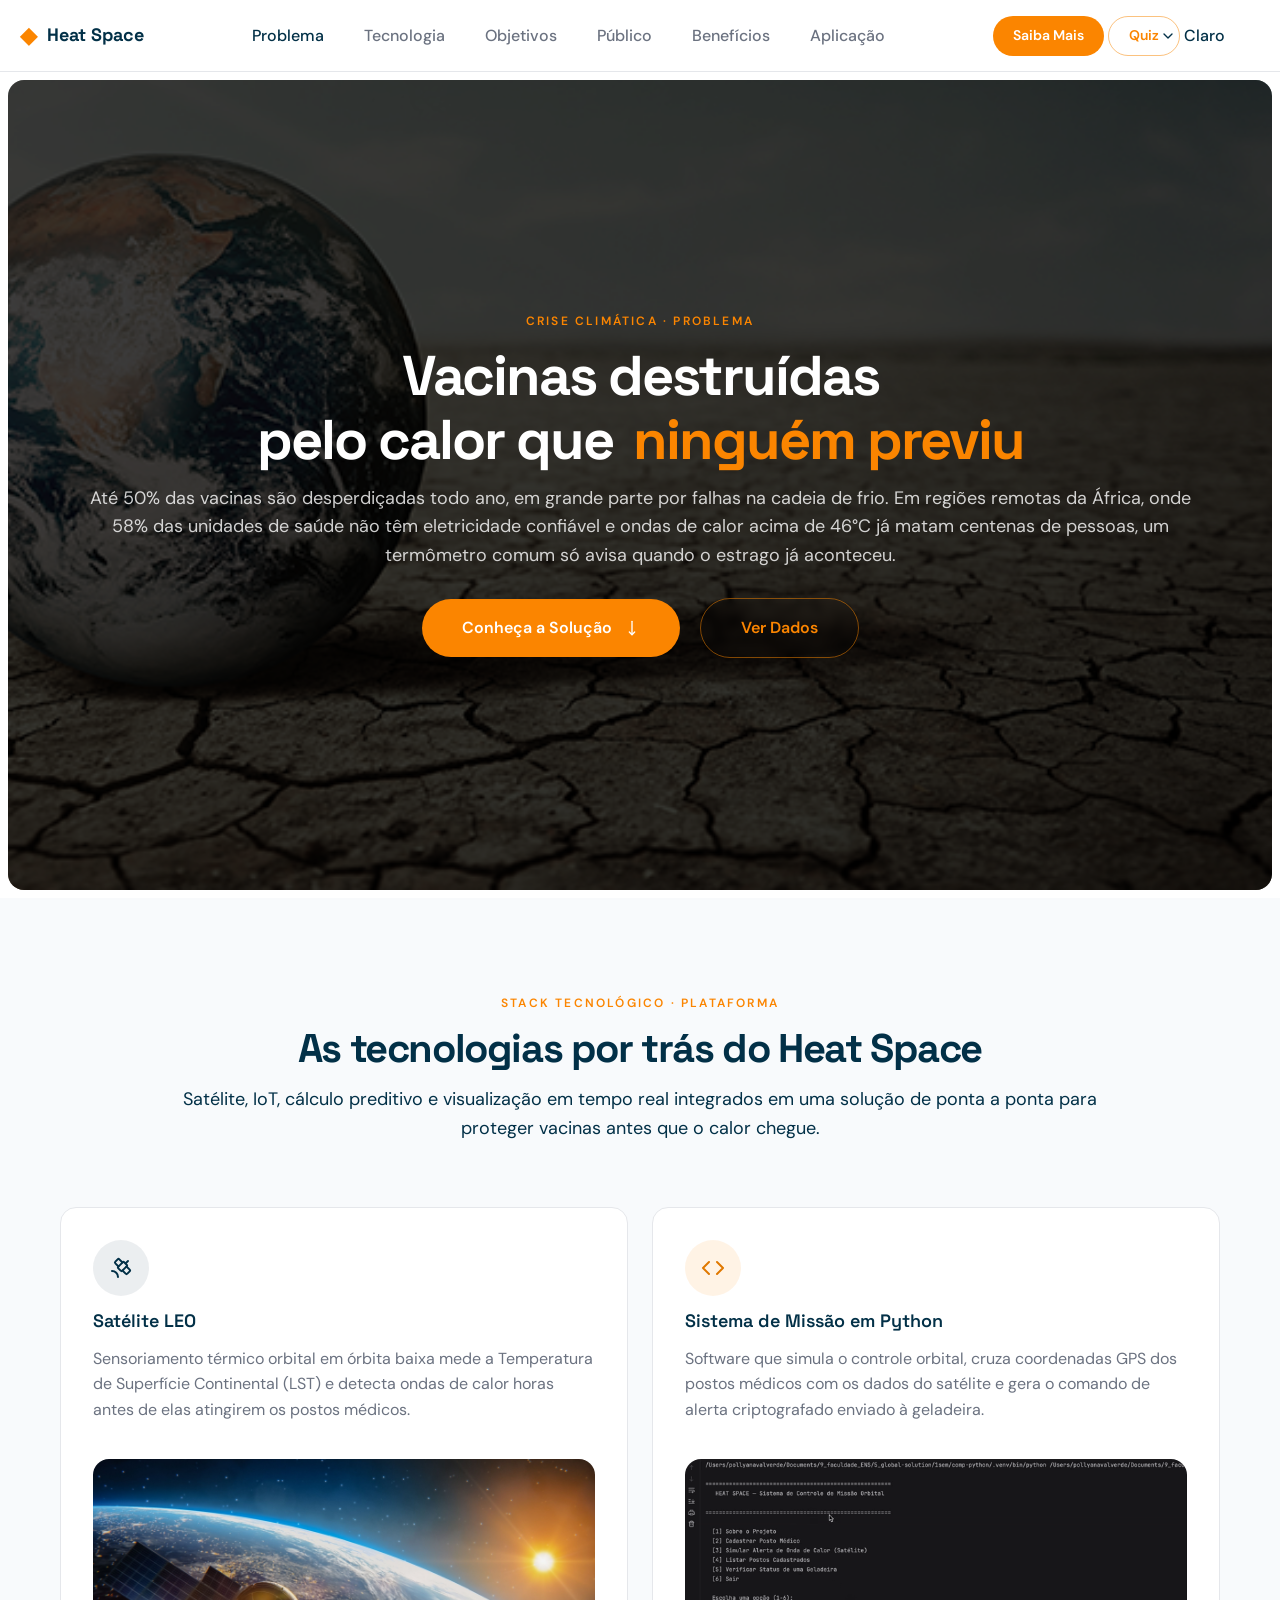
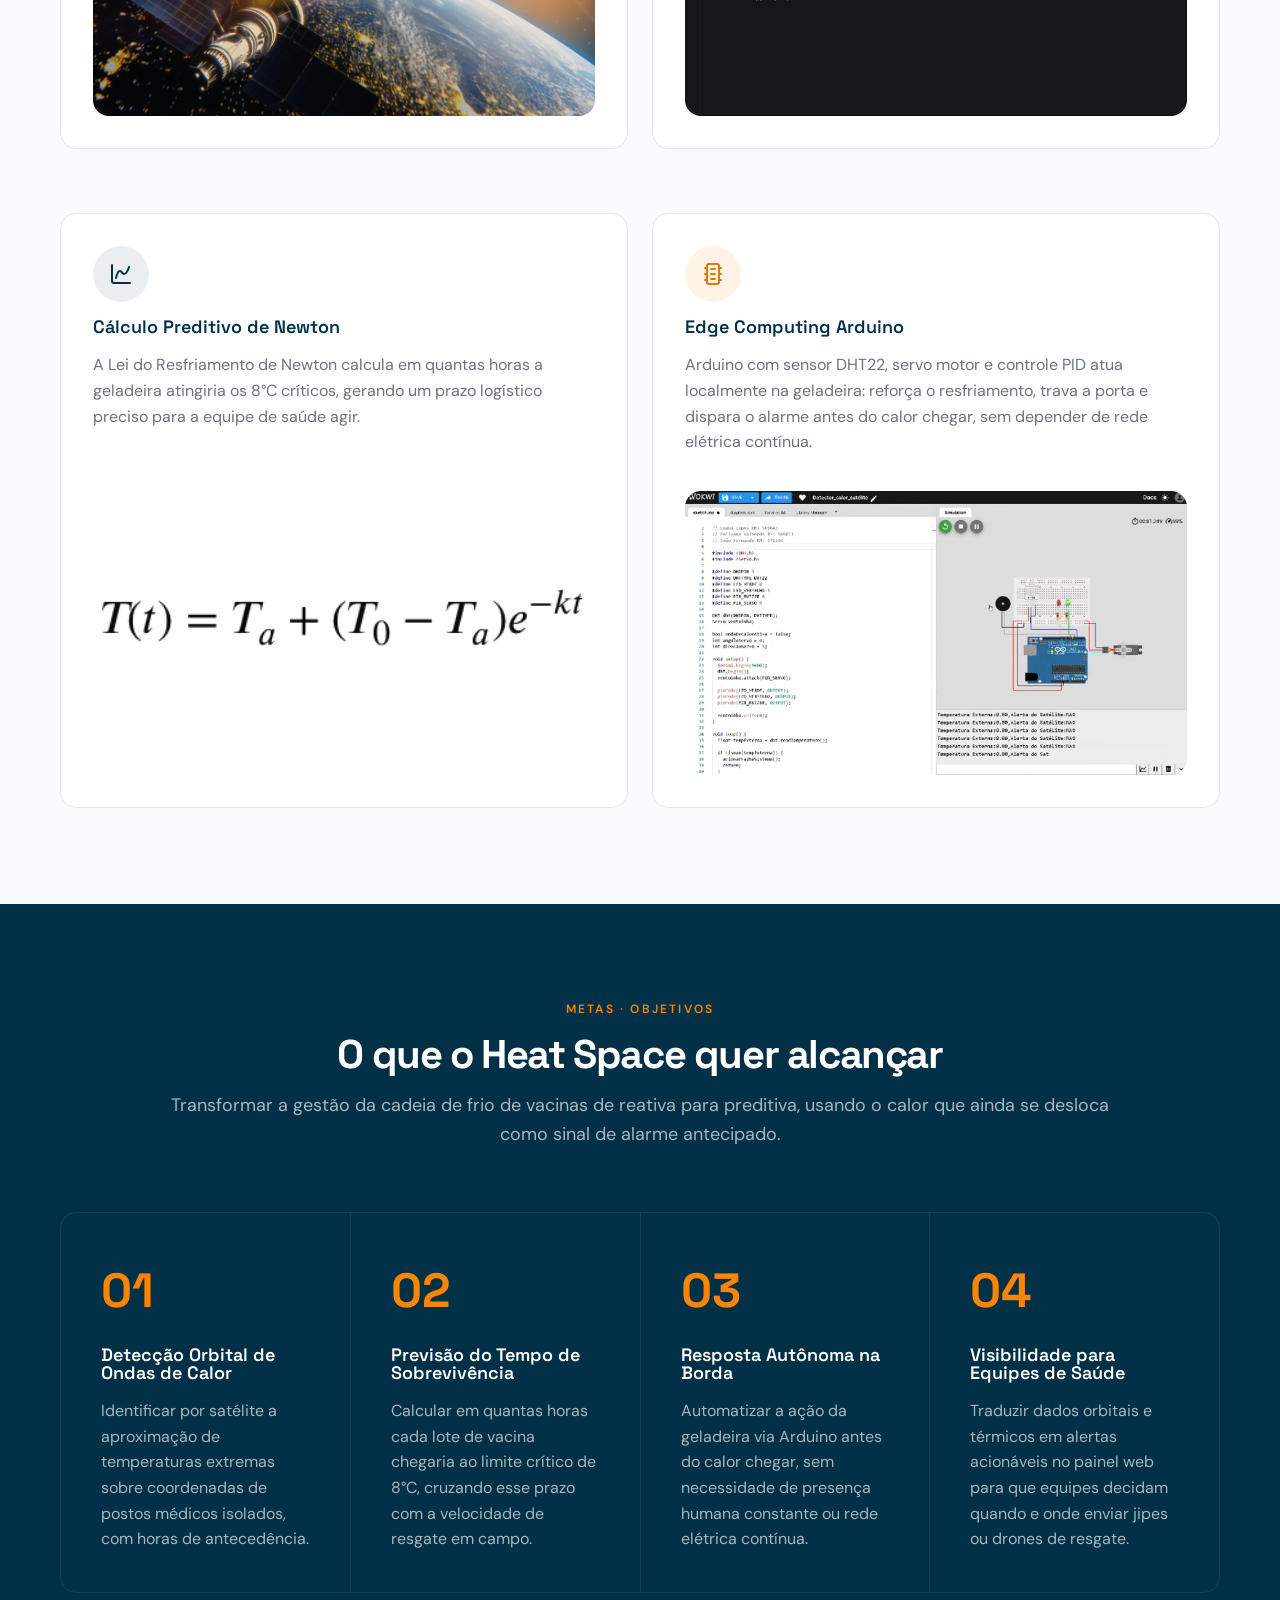
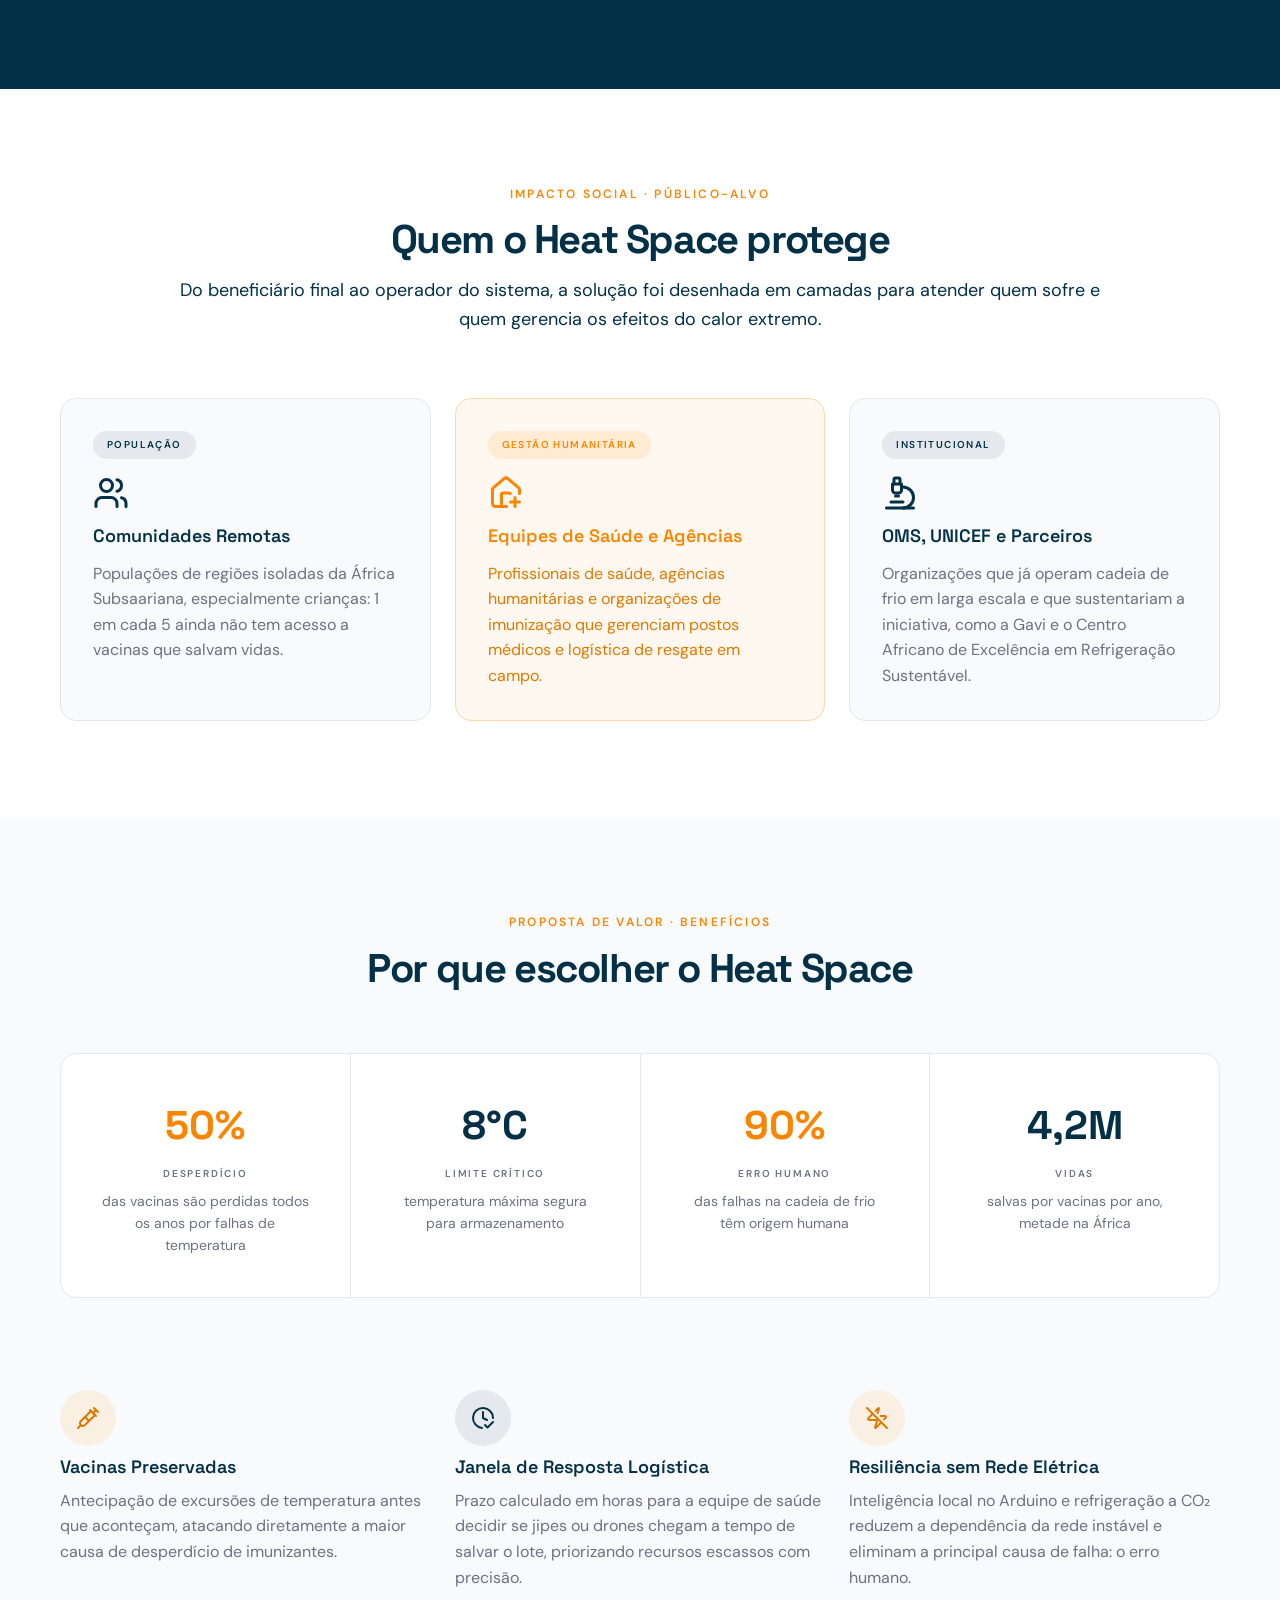
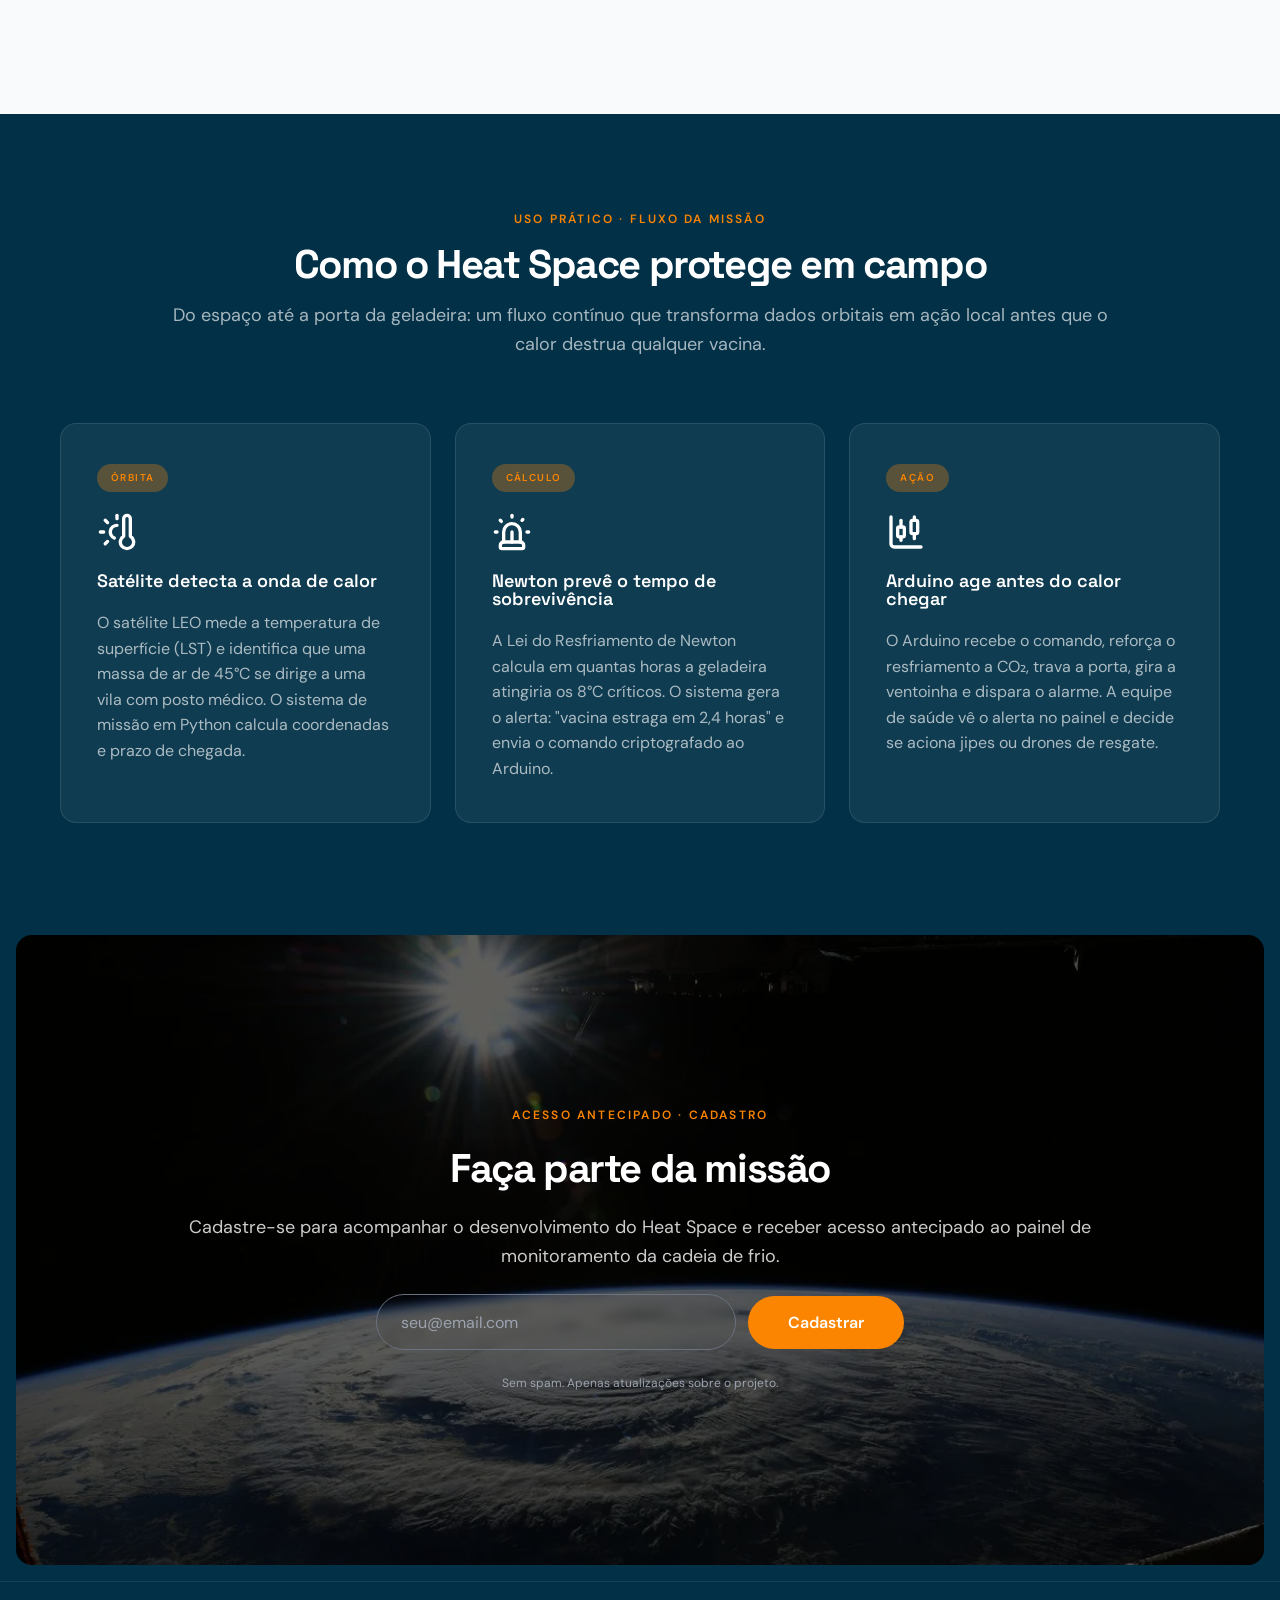
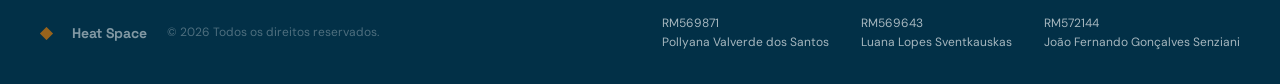
<file: index.html>
<!DOCTYPE html>
<html lang="pt-BR">

<head>
  <meta charset="UTF-8" />
  <meta name="viewport" content="width=device-width, initial-scale=1.0" />
  <title>Heat Space</title>
  <link rel="preconnect" href="https://fonts.googleapis.com">
  <link rel="preconnect" href="https://fonts.gstatic.com" crossorigin>
  <link
    href="https://fonts.googleapis.com/css2?family=DM+Sans:ital,opsz,wght@0,9..40,100..1000;1,9..40,100..1000&family=Space+Grotesk:wght@300..700&display=swap"
    rel="stylesheet">

  <link rel="stylesheet" href="styles/index.css" />
</head>

<body>

  <!-- Navbar -->
  <header class="navbar">
    <div class="navbar-content container">
      <a href="#" class="navbar-logo">
        <span class="navbar-logo-icon">◆</span>
        <span class="navbar-logo-text">Heat Space</span>
      </a>
      <nav class="navbar-links">
        <a href="#problema" class="navbar-link navbar-link-active">Problema</a>
        <a href="#tecnologia" class="navbar-link">Tecnologia</a>
        <a href="#objetivos" class="navbar-link">Objetivos</a>
        <a href="#publico" class="navbar-link">Público</a>
        <a href="#beneficios" class="navbar-link">Benefícios</a>
        <a href="#aplicacao" class="navbar-link">Aplicação</a>
      </nav>
      <div>
        <a href="#cadastro" class="navbar-cta btn btn-primary">Saiba Mais</a>
        <a href="./pages/quiz.html" class="navbar-cta btn btn-outline" id="quiz-link">Quiz</a>
      </div>
    </div>
    <div class="navbar-toggle" id="navbar-toggle">
      <span class="navbar-toggle-label" id="opcao-atutal"><img src="./assets/icons/chevron-down.svg" alt="Ícone de seta para baixo">Claro</span>
      <div class="navbar-toggle-opcoes">
        <span class="navbar-toggle-opcao" id="opcao-claro">Claro</span>
        <span class="navbar-toggle-opcao" id="opcao-escuro">Escuro</span>
        <span class="navbar-toggle-opcao" id="opcao-contraste">Contraste</span>
      </div>
    </div>
  </header>

  <main>

    <!-- Section 1 - Problema -->
    <section id="problema">
      <div class="hero" id="problema-hero">
        <div class="section-header">
          <p class="section-label hero-label">CRISE CLIMÁTICA · PROBLEMA</p>
          <h1 class="hero-title">
            <span class="hero-title-line">Vacinas destruídas</span>
            <span class="hero-title-line">
              <span>pelo calor que</span>
              <span class="hero-title-highlight">ninguém previu</span>
            </span>
          </h1>
          <p class="hero-description">
            Até 50% das vacinas são desperdiçadas todo ano, em grande parte por falhas na cadeia
            de frio. Em regiões remotas da África, onde 58% das unidades de saúde não têm
            eletricidade confiável e ondas de calor acima de 46°C já matam centenas de pessoas,
            um termômetro comum só avisa quando o estrago já aconteceu.
          </p>
        </div>
        <div class="hero-actions">
          <a href="#tecnologia" class="btn btn-primary">
            Conheça a Solução
            <img src="assets/icons/move-down.svg" alt="Mover para baixo" class="btn-icon">
          </a>
          <a href="#beneficios" class="btn btn-outline">Ver Dados</a>
        </div>
      </div>
    </section>

    <!-- Section 2 - Tecnologia -->
    <section id="tecnologia" class="tech">
      <div class="container section">
        <div class="section-header">
          <p class="section-label">STACK TECNOLÓGICO · PLATAFORMA</p>
          <h2 class="section-title">As tecnologias por trás do Heat Space</h2>
          <p class="section-subtitle">
            Satélite, IoT, cálculo preditivo e visualização em tempo real integrados em uma
            solução de ponta a ponta para proteger vacinas antes que o calor chegue.
          </p>
        </div>

        <div class="tech-grid">
          <article class="tech-card">
            <div class="tech-card-icon tech-card-icon-dark">
              <img src="./assets/icons/satellite.svg" alt="Ícone de satélite" />
            </div>
            <h3 class="tech-card-title">Satélite LEO</h3>
            <p class="tech-card-body">
              Sensoriamento térmico orbital em órbita baixa mede a Temperatura de Superfície
              Continental (LST) e detecta ondas de calor horas antes de elas atingirem os postos
              médicos.
            </p>
            <img src="./assets/images/satelite-leo.png" alt="Satélite LEO" class="tech-card-image">
          </article>

          <article class="tech-card">
            <div class="tech-card-icon tech-card-icon-primary">
              <img src="./assets/icons/code.svg" alt="Ícone de código" />
            </div>
            <h3 class="tech-card-title">Sistema de Missão em Python</h3>
            <p class="tech-card-body">
              Software que simula o controle orbital, cruza coordenadas GPS dos postos médicos
              com os dados do satélite e gera o comando de alerta criptografado enviado à
              geladeira.
            </p>
            <img src="./assets/images/vid-comp-py.gif" alt="Sistema de Missão em Python" class="tech-card-image">
          </article>
        </div>
        <div class="tech-grid">
          <article class="tech-card">
            <div class="tech-card-icon tech-card-icon-dark">
              <img src="./assets/icons/chart-spline.svg" alt="Ícone de gráfico" />
            </div>
            <h3 class="tech-card-title">Cálculo Preditivo de Newton</h3>
            <p class="tech-card-body">
              A Lei do Resfriamento de Newton calcula em quantas horas a geladeira atingiria os
              8°C críticos, gerando um prazo logístico preciso para a equipe de saúde agir.
            </p>
            <img src="./assets/images/lei-newton.png" alt="Lei do Resfriamento de Newton"
              class="tech-card-image newton-image">
          </article>

          <article class="tech-card">
            <div class="tech-card-icon tech-card-icon-primary">
              <img src="./assets/icons/microchip.svg" alt="Ícone de microchip" />
            </div>
            <h3 class="tech-card-title">Edge Computing Arduino</h3>
            <p class="tech-card-body">
              Arduino com sensor DHT22, servo motor e controle PID atua localmente na geladeira:
              reforça o resfriamento, trava a porta e dispara o alarme antes do calor chegar,
              sem depender de rede elétrica contínua.
            </p>
            <img src="./assets/images/arduino.gif" alt="Arduino" class="tech-card-image">
          </article>

        </div>
      </div>
    </section>

    <!-- Section 3 - Objetivos -->
    <section id="objetivos" class="goals">
      <div class="container section">
        <div class="section-header">
          <p class="section-label">METAS · OBJETIVOS</p>
          <h2 class="section-title goals-title">O que o Heat Space quer alcançar</h2>
          <p class="section-subtitle goals-subtitle">
            Transformar a gestão da cadeia de frio de vacinas de reativa para preditiva, usando
            o calor que ainda se desloca como sinal de alarme antecipado.
          </p>
        </div>

        <div class="goals-grid">

          <article class="goals-item">
            <span class="goals-item-num">01</span>
            <h3 class="goals-item-title">Detecção Orbital de Ondas de Calor</h3>
            <p class="goals-item-body">
              Identificar por satélite a aproximação de temperaturas extremas sobre coordenadas
              de postos médicos isolados, com horas de antecedência.
            </p>
          </article>

          <article class="goals-item">
            <span class="goals-item-num">02</span>
            <h3 class="goals-item-title">Previsão do Tempo de Sobrevivência</h3>
            <p class="goals-item-body">
              Calcular em quantas horas cada lote de vacina chegaria ao limite crítico de 8°C,
              cruzando esse prazo com a velocidade de resgate em campo.
            </p>
          </article>

          <article class="goals-item">
            <span class="goals-item-num">03</span>
            <h3 class="goals-item-title">Resposta Autônoma na Borda</h3>
            <p class="goals-item-body">
              Automatizar a ação da geladeira via Arduino antes do calor chegar, sem necessidade
              de presença humana constante ou rede elétrica contínua.
            </p>
          </article>

          <article class="goals-item goals-item-last">
            <span class="goals-item-num">04</span>
            <h3 class="goals-item-title">Visibilidade para Equipes de Saúde</h3>
            <p class="goals-item-body">
              Traduzir dados orbitais e térmicos em alertas acionáveis no painel web para que
              equipes decidam quando e onde enviar jipes ou drones de resgate.
            </p>
          </article>

        </div>

      </div>
    </section>

    <!-- Section 4 - Público Alvo -->
    <section id="publico" class="audience">
      <div class="container section">
        <div class="section-header">
          <p class="section-label">IMPACTO SOCIAL · PÚBLICO-ALVO</p>
          <h2 class="section-title">Quem o Heat Space protege</h2>
          <p class="section-subtitle">
            Do beneficiário final ao operador do sistema, a solução foi desenhada em camadas
            para atender quem sofre e quem gerencia os efeitos do calor extremo.
          </p>
        </div>

        <div class="audience-grid">

          <article class="audience-card">
            <span class="badge badge-dark">POPULAÇÃO</span>
            <img src="./assets/icons/users.svg" alt="Ícone de usuários" class="audience-card-icon" />

            <h3 class="audience-card-title">Comunidades Remotas</h3>
            <p class="audience-card-body">
              Populações de regiões isoladas da África Subsaariana, especialmente crianças: 1 em
              cada 5 ainda não tem acesso a vacinas que salvam vidas.
            </p>
          </article>

          <article class="audience-card audience-card-featured">
            <span class="badge badge-primary">GESTÃO HUMANITÁRIA</span>
            <img src="./assets/icons/house-plus.svg" alt="Ícone de ong" class="audience-card-icon" />
            <h3 class="audience-card-title">Equipes de Saúde e Agências</h3>
            <p class="audience-card-body">
              Profissionais de saúde, agências humanitárias e organizações de imunização que
              gerenciam postos médicos e logística de resgate em campo.
            </p>
          </article>

          <article class="audience-card">
            <span class="badge badge-dark">INSTITUCIONAL</span>
            <img src="./assets/icons/microscope.svg" alt="Ícone de organização internacional"
              class="audience-card-icon" />
            <h3 class="audience-card-title">OMS, UNICEF e Parceiros</h3>
            <p class="audience-card-body">
              Organizações que já operam cadeia de frio em larga escala e que sustentariam a
              iniciativa, como a Gavi e o Centro Africano de Excelência em Refrigeração Sustentável.
            </p>
          </article>

        </div>
      </div>
    </section>

    <!-- Section 5 - Benefícios -->
    <section id="beneficios" class="benefits">
      <div class="container section">
        <div class="section-header">
          <p class="section-label">PROPOSTA DE VALOR · BENEFÍCIOS</p>
          <h2 class="section-title">Por que escolher o Heat Space</h2>
        </div>

        <div class="benefits-stats">

          <div class="benefits-stat benefits-stat-divider">
            <span class="benefits-stat-num benefits-stat-num-primary">50%</span>
            <span class="benefits-stat-label">DESPERDÍCIO</span>
            <p class="benefits-stat-desc">das vacinas são perdidas todos os anos por falhas de temperatura</p>
          </div>

          <div class="benefits-stat benefits-stat-divider">
            <span class="benefits-stat-num benefits-stat-num-dark">8°C</span>
            <span class="benefits-stat-label">LIMITE CRÍTICO</span>
            <p class="benefits-stat-desc">temperatura máxima segura para armazenamento</p>
          </div>

          <div class="benefits-stat benefits-stat-divider">
            <span class="benefits-stat-num benefits-stat-num-primary">90%</span>
            <span class="benefits-stat-label">ERRO HUMANO</span>
            <p class="benefits-stat-desc">das falhas na cadeia de frio têm origem humana</p>
          </div>

          <div class="benefits-stat">
            <span class="benefits-stat-num benefits-stat-num-dark">4,2M</span>
            <span class="benefits-stat-label">VIDAS</span>
            <p class="benefits-stat-desc">salvas por vacinas por ano, metade na África</p>
          </div>

        </div>

        <div class="benefits-list">

          <article class="benefits-item">
            <div class="benefits-item-icon benefits-item-icon-primary">
              <img src="./assets/icons/syringe.svg" alt="Ícone de vacina" />
            </div>
            <h3 class="benefits-item-title">Vacinas Preservadas</h3>
            <p class="benefits-item-body">
              Antecipação de excursões de temperatura antes que aconteçam, atacando diretamente
              a maior causa de desperdício de imunizantes.
            </p>
          </article>

          <article class="benefits-item">
            <div class="benefits-item-icon benefits-item-icon-dark">
              <img src="./assets/icons/clock-check.svg" alt="Ícone de tempo" />
            </div>
            <h3 class="benefits-item-title">Janela de Resposta Logística</h3>
            <p class="benefits-item-body">
              Prazo calculado em horas para a equipe de saúde decidir se jipes ou drones chegam
              a tempo de salvar o lote, priorizando recursos escassos com precisão.
            </p>
          </article>

          <article class="benefits-item">
            <div class="benefits-item-icon benefits-item-icon-primary">
              <img src="./assets/icons/zap-off.svg" alt="Ícone de energia desligada" />
            </div>
            <h3 class="benefits-item-title">Resiliência sem Rede Elétrica</h3>
            <p class="benefits-item-body">
              Inteligência local no Arduino e refrigeração a CO₂ reduzem a dependência da rede
              instável e eliminam a principal causa de falha: o erro humano.
            </p>
          </article>

        </div>
      </div>
    </section>

    <!-- Section 6 - Aplicação -->
    <section id="aplicacao" class="usecases">
      <div class="container section">
        <div class="section-header">
          <p class="section-label">USO PRÁTICO · FLUXO DA MISSÃO</p>
          <h2 class="section-title usecases-title">Como o Heat Space protege em campo</h2>
          <p class="section-subtitle usecases-subtitle">
            Do espaço até a porta da geladeira: um fluxo contínuo que transforma dados orbitais
            em ação local antes que o calor destrua qualquer vacina.
          </p>
        </div>

        <div class="usecases-grid">

          <article class="usecase-card">
            <span class="badge usecase-badge-ghost">ÓRBITA</span>
            <img src="./assets/icons/thermometer-sun.svg" alt="Ícone de onda de calor" class="usecase-card-icon" />
            <h3 class="usecase-card-title">Satélite detecta a onda de calor</h3>
            <p class="usecase-card-body">
              O satélite LEO mede a temperatura de superfície (LST) e identifica que uma massa
              de ar de 45°C se dirige a uma vila com posto médico. O sistema de missão em Python
              calcula coordenadas e prazo de chegada.
            </p>
          </article>

          <article class="usecase-card">
            <span class="badge usecase-badge-ghost">CÁLCULO</span>
            <img src="./assets/icons/siren.svg" alt="Ícone de alarme" class="usecase-card-icon" />
            <h3 class="usecase-card-title">Newton prevê o tempo de sobrevivência</h3>
            <p class="usecase-card-body">
              A Lei do Resfriamento de Newton calcula em quantas horas a geladeira atingiria os
              8°C críticos. O sistema gera o alerta: "vacina estraga em 2,4 horas" e envia o
              comando criptografado ao Arduino.
            </p>
          </article>

          <article class="usecase-card">
            <span class="badge usecase-badge-ghost">AÇÃO</span>
            <img src="./assets/icons/chart-candlestick.svg" alt="Ícone de gráfico" class="usecase-card-icon" />
            <h3 class="usecase-card-title">Arduino age antes do calor chegar</h3>
            <p class="usecase-card-body">
              O Arduino recebe o comando, reforça o resfriamento a CO₂, trava a porta, gira a
              ventoinha e dispara o alarme. A equipe de saúde vê o alerta no painel e decide se
              aciona jipes ou drones de resgate.
            </p>
          </article>

        </div>
      </div>
    </section>

    <!-- Section CTA -->
    <section id="cadastro" class="cta">
      <div class="cta-content">
        <p class="section-label cta-label">ACESSO ANTECIPADO · CADASTRO</p>
        <h2 class="section-title cta-title">Faça parte da missão</h2>
        <p class="section-subtitle cta-subtitle">
          Cadastre-se para acompanhar o desenvolvimento do Heat Space e receber acesso
          antecipado ao painel de monitoramento da cadeia de frio.
        </p>
        <form class="cta-form" action="#" method="post" id="cta-form">
          <input id="cta-input" class="input cta-input" type="email" name="email" placeholder="seu@email.com"
            autocomplete="email" required />
          <button class="btn btn-primary" type="submit">Cadastrar</button>
        </form>
        <p class="cta-micro">Sem spam. Apenas atualizações sobre o projeto.</p>
      </div>
    </section>

  </main>

  <!-- Footer -->
  <footer class="footer">
    <div class="footer-content">
      <div class="footer-left">
        <span class="footer-logo-icon">◆</span>
        <span class="footer-logo-text">Heat Space</span>
        <span class="footer-copy">© 2026 Todos os direitos reservados.</span>
      </div>
      <div class="footer-links">
        <div class="footer-link">
          <span>RM569871</span>
          <span>Pollyana Valverde dos Santos</span>
        </div>
        <div class="footer-link">
          <span>RM569643</span>
          <span>Luana Lopes Sventkauskas</span>
        </div>
        <div class="footer-link">
          <span>RM572144</span>
          <span>João Fernando Gonçalves Senziani
          </span>
        </div>
      </div>
    </div>
  </footer>

  <script src="scripts/forms.js"></script>
  <script src="scripts/slideshow.js"></script>
  <script type="module" src="scripts/theme-toggle.js"></script>
</body>

</html>
</file>
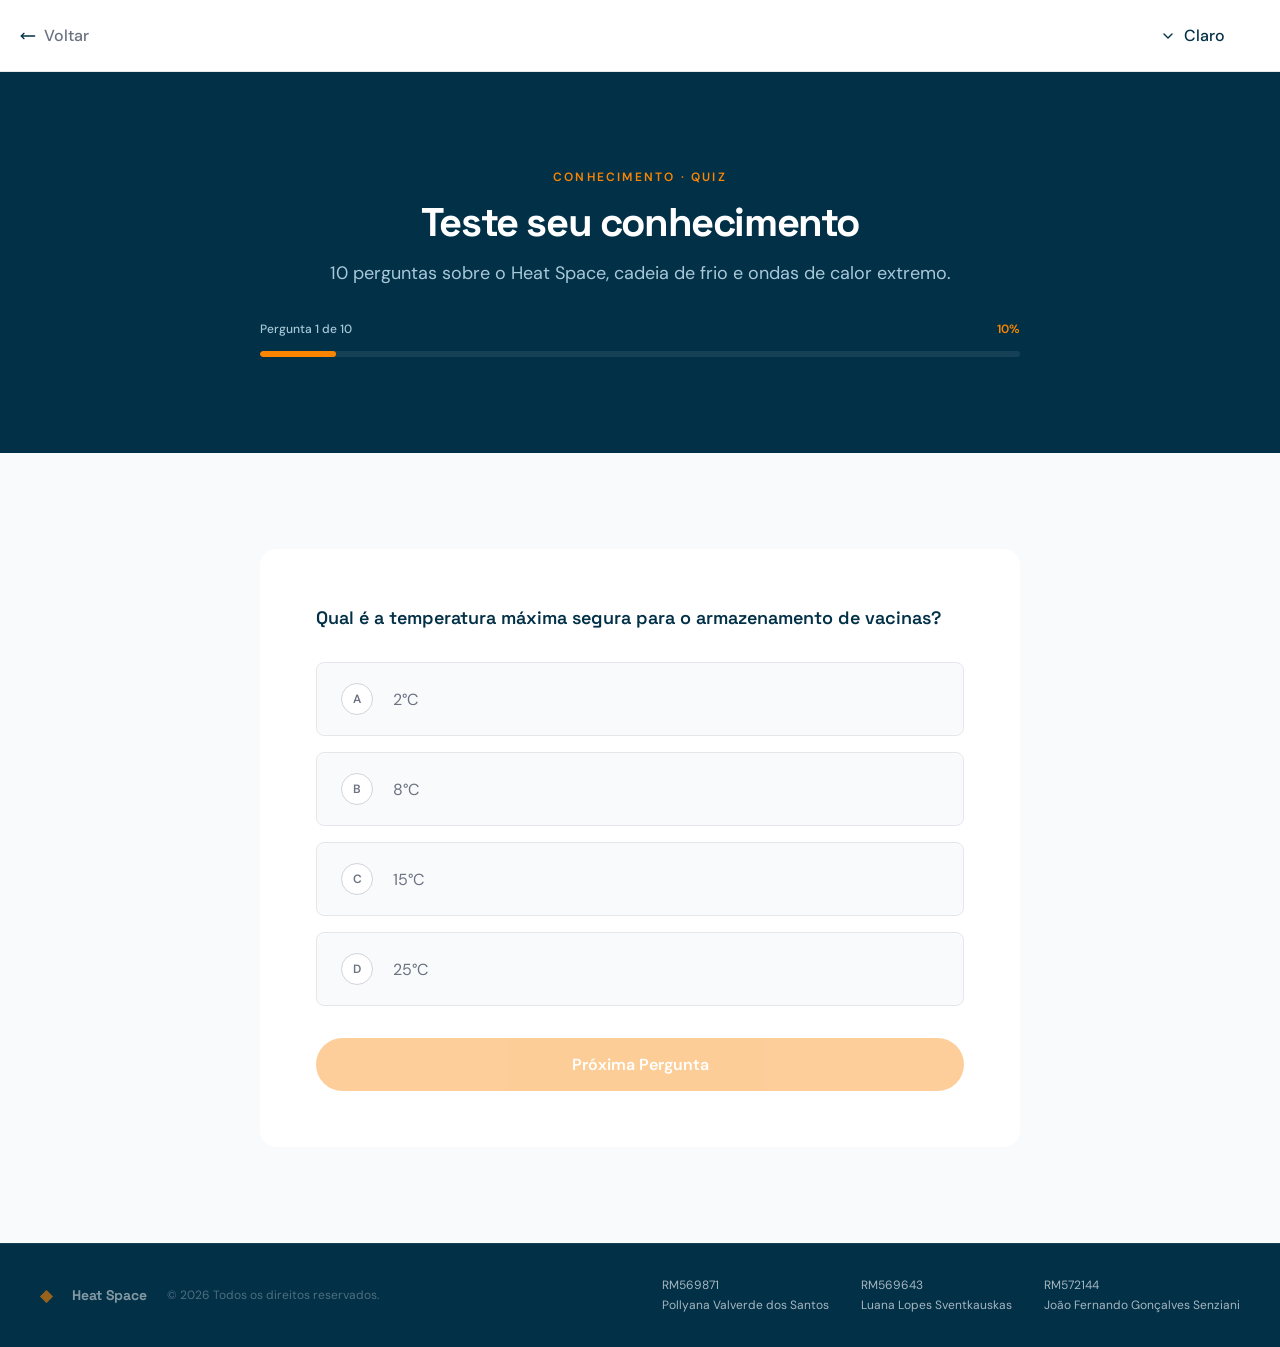
<file: pages/quiz.html>
<!DOCTYPE html>
<html lang="pt-BR">

<head>
  <meta charset="UTF-8" />
  <meta name="viewport" content="width=device-width, initial-scale=1.0" />
  <title>Quiz - Heat Space</title>
  <link rel="preconnect" href="https://fonts.googleapis.com">
  <link rel="preconnect" href="https://fonts.gstatic.com" crossorigin>
  <link
    href="https://fonts.googleapis.com/css2?family=DM+Sans:ital,opsz,wght@0,9..40,100..1000;1,9..40,100..1000&family=Space+Grotesk:wght@300..700&display=swap"
    rel="stylesheet">

  <link rel="stylesheet" href="../styles/index.css" />
</head>

<body>

  <!-- Navbar -->
  <header class="navbar">
    <div class="navbar-content container">
      <a href="../index.html" class="navbar-link go-back">
        <img src="../assets/icons/move-left.svg" alt="Voltar" class="navbar-icon" />
        Voltar
      </a>
    </div>
    <div class="navbar-toggle" id="navbar-toggle">
      <span class="navbar-toggle-label" id="opcao-atutal"><img src="../assets/icons/chevron-down.svg" alt="Ícone de seta para baixo">Claro</span>
      <div class="navbar-toggle-opcoes">
        <span class="navbar-toggle-opcao" id="opcao-claro">Claro</span>
        <span class="navbar-toggle-opcao" id="opcao-escuro">Escuro</span>
        <span class="navbar-toggle-opcao" id="opcao-contraste">Contraste</span>
      </div>
    </div>
  </header>

  <main>

    <!-- Quiz Hero -->
    <section class="quiz-hero">
      <div class="quiz-hero-header">
        <p class="section-label">CONHECIMENTO · QUIZ</p>
        <h1 class="quiz-hero-title">Teste seu conhecimento</h1>
        <p class="quiz-hero-subtitle">
          10 perguntas sobre o Heat Space, cadeia de frio e ondas de calor extremo.
        </p>
      </div>

      <div class="quiz-progress">
        <div class="quiz-progress-row">
          <span class="quiz-progress-label" id="progresso-label">Pergunta 1 de 10</span>
          <span class="quiz-progress-percent" id="progresso-percent">10%</span>
        </div>
        <div class="quiz-progress-bar">
          <div class="quiz-progress-fill" id="progresso-fill" style="width: 10%;"></div>
        </div>
      </div>
    </section>

    <!-- Tela do Quiz -->
    <section class="quiz-main" id="tela-quiz">
      <div class="quiz-card">
        <h2 class="quiz-question" id="enunciado"></h2>

        <ul class="quiz-options" id="opcoes"></ul>

        <button class="btn btn-primary btn-proxima" id="btn-proxima" disabled>
          Próxima Pergunta
        </button>
      </div>
    </section>

    <!-- Tela de Resultado -->
    <section class="quiz-resultado" id="tela-resultado" hidden>
      <div class="resultado-card">
        <p class="section-label">RESULTADO FINAL · QUIZ</p>

        <h2 class="resultado-title" id="resultado-titulo">Você acertou <span id="resultado-acertos-1">0</span> de 10 perguntas!</h2>

        <div class="resultado-scores">
          <div class="resultado-score-item">
            <span class="resultado-score-num resultado-score-num-primary" id="resultado-acertos-2">0</span>
            <span class="resultado-score-label">ACERTOS</span>
          </div>
          <div class="resultado-score-item">
            <span class="resultado-score-num resultado-score-num-dark" id="resultado-erros">0</span>
            <span class="resultado-score-label">ERROS</span>
          </div>
          <div class="resultado-score-item">
            <span class="resultado-score-num resultado-score-num-primary" id="resultado-aproveitamento">0%</span>
            <span class="resultado-score-label">APROVEITAMENTO</span>
          </div>
        </div>

        <p class="resultado-msg" id="resultado-msg"></p>

        <div class="resultado-acoes">
          <button class="btn btn-primary" id="btn-reiniciar">Tentar Novamente</button>
          <a href="../index.html" class="btn btn-outline">Voltar ao Início</a>
        </div>
      </div>
    </section>

  </main>

  <!-- Footer -->
  <footer class="footer">
    <div class="footer-content">
      <div class="footer-left">
        <span class="footer-logo-icon">◆</span>
        <span class="footer-logo-text">Heat Space</span>
        <span class="footer-copy">© 2026 Todos os direitos reservados.</span>
      </div>
      <div class="footer-links">
        <div class="footer-link">
          <span>RM569871</span>
          <span>Pollyana Valverde dos Santos</span>
        </div>
        <div class="footer-link">
          <span>RM569643</span>
          <span>Luana Lopes Sventkauskas</span>
        </div>
        <div class="footer-link">
          <span>RM572144</span>
          <span>João Fernando Gonçalves Senziani</span>
        </div>
      </div>
    </div>
  </footer>

  <script type="module" src="../scripts/quiz.js"></script>
  <script type="module" src="../scripts/theme-toggle.js"></script>

</body>

</html>
</file>
<file: styles/index.css>
@import url('./global.css');
@import url('./navbar.css');
@import url('./footer.css');
@import url('./sections/index.css');
@import url('./pages/quiz.css');

@import url('./responsiveness.css');
</file>
